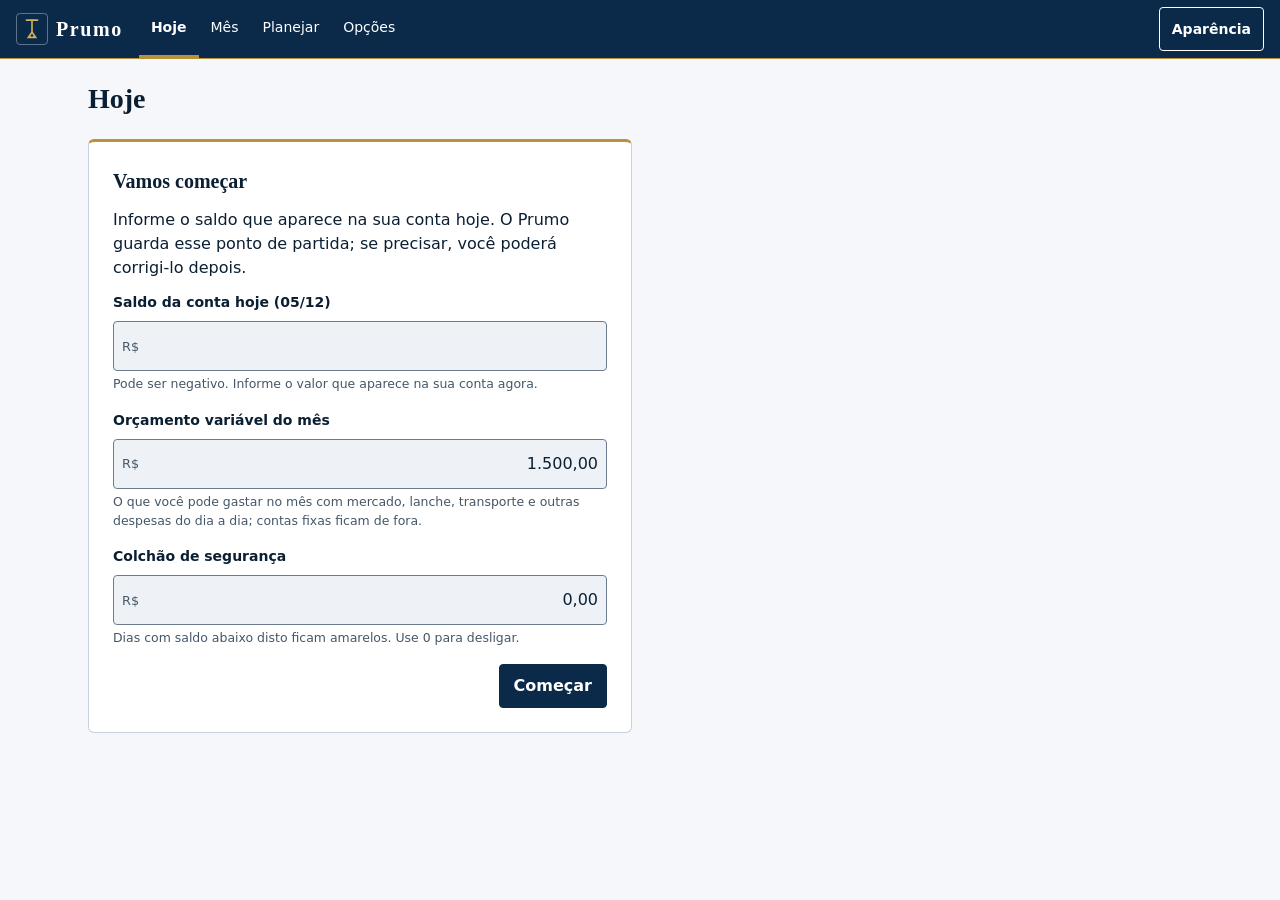
<file: index.html>
<!doctype html>
<html lang="pt-BR">
  <head>
    <meta charset="UTF-8" />
    <script src="./tema-inicial.js"></script>
    <link rel="icon" type="image/svg+xml" href="./icon-prumo.svg" />
    <link rel="manifest" href="./manifest.webmanifest" />
    <meta name="viewport" content="width=device-width, initial-scale=1.0, viewport-fit=cover" />
    <meta name="theme-color" content="#0B2A4A" media="(prefers-color-scheme: light)" />
    <meta name="theme-color" content="#0B2A4A" media="(prefers-color-scheme: dark)" />
    <meta name="mobile-web-app-capable" content="yes" />
    <meta name="apple-mobile-web-app-title" content="Prumo" />
    <title>Prumo</title>
    <meta name="description" content="Controle financeiro com saldo projetado dia a dia e simulador de liberdade financeira." />
    <meta name="robots" content="noindex" />
    <script type="module" crossorigin src="./assets/index-BHu2OmA6.js"></script>
    <link rel="modulepreload" crossorigin href="./assets/jsx-runtime-G0LVwMXR.js">
    <link rel="modulepreload" crossorigin href="./assets/useControle-DxKhxeTJ.js">
    <link rel="stylesheet" crossorigin href="./assets/index-D6zXqpPf.css">
  </head>
  <body>
    <div id="root"></div>
  </body>
</html>
</file>
<file: assets/index-D6zXqpPf.css>
:root{--lightningcss-light:initial;--lightningcss-dark: ;color-scheme:light;--bg:#f5f7fa;--surface:#fff;--surface-2:#eef2f7;--texto:#0b1f33;--muted:#455768;--borda:#c9d2dd;--borda-forte:#6b7c8e;--primaria:#0b2a4a;--on-primaria:#fff;--barra:#0b2a4a;--on-barra:#fff;--acento:#b8923a;--foco:#1a56db;--positivo:#0d6b3b;--negativo:#a31621;--atencao:#7a4b00;--info:#1b4f8a;--raio:.375rem;--raio-pequeno:.25rem;--espaco-1:.25rem;--espaco-2:.5rem;--espaco-3:.75rem;--espaco-4:1rem;--espaco-5:1.5rem;--espaco-6:2rem;--espaco-7:3rem;--fonte-xs:.75rem;--fonte-sm:.875rem;--fonte-base:1rem;--fonte-lg:1.125rem;--fonte-xl:1.25rem;--fonte-2xl:1.75rem;--fonte-texto:system-ui, -apple-system, BlinkMacSystemFont, "Segoe UI", sans-serif;--fonte-titulo:Georgia, "Times New Roman", serif;--surface2:var(--surface-2);--bg-grad:none;--hover:color-mix(in srgb, var(--texto) 7%, transparent);--c-base:var(--primaria);--on-base:var(--on-primaria);--c-pess:var(--negativo);--c-otim:var(--info);--c-sol:var(--atencao);--c-barco:var(--info);--c-aporte:var(--positivo);--ok:var(--positivo);--alerta:var(--negativo);--alerta-bg:color-mix(in srgb, var(--negativo) 10%, transparent);--sombra:none;--mov-entrada:var(--positivo);--mov-saida:var(--negativo);--mov-diario:var(--atencao);--mov-economia:var(--info)}@media (prefers-color-scheme:dark){:root:not([data-theme]){--lightningcss-light: ;--lightningcss-dark:initial;color-scheme:dark;--bg:#08121f;--surface:#0f1e30;--surface-2:#152840;--texto:#eaf0f7;--muted:#aebccb;--borda:#243a52;--borda-forte:#7c93ab;--primaria:#cfe0f5;--on-primaria:#08121f;--acento:#d2ae5a;--foco:#9cc2ff;--positivo:#5fd39a;--negativo:#ff8c93;--atencao:#f2c14e;--info:#8fbcef}}:root[data-theme=escuro]{--lightningcss-light: ;--lightningcss-dark:initial;color-scheme:dark;--bg:#08121f;--surface:#0f1e30;--surface-2:#152840;--texto:#eaf0f7;--muted:#aebccb;--borda:#243a52;--borda-forte:#7c93ab;--primaria:#cfe0f5;--on-primaria:#08121f;--acento:#d2ae5a;--foco:#9cc2ff;--positivo:#5fd39a;--negativo:#ff8c93;--atencao:#f2c14e;--info:#8fbcef}:root[data-theme=claro]{--lightningcss-light:initial;--lightningcss-dark: ;color-scheme:light}:root[data-texto="112.5"]{font-size:112.5%}:root[data-texto="125"]{font-size:125%}@media (prefers-contrast:more){:root,:root[data-theme=claro],:root[data-theme=escuro],:root:not([data-theme]){--muted:var(--texto);--borda:var(--texto);--borda-forte:var(--texto);--foco:var(--texto)}}*{box-sizing:border-box}html{-webkit-text-size-adjust:100%;scroll-behavior:smooth}body{background:var(--bg);min-height:100vh;color:var(--texto);font-family:var(--fonte-texto);font-size:var(--fonte-base);font-variant-numeric:tabular-nums;margin:0;line-height:1.5}h1,h2,h3,p{margin:0}h1,h2,h3{font-family:var(--fonte-titulo);font-weight:600}h1{font-size:var(--fonte-2xl)}h2{font-size:var(--fonte-xl)}th,.kpi-rotulo,.tile-rotulo,.total-rotulo{font-size:var(--fonte-xs);letter-spacing:.06em;text-transform:uppercase}button{font:inherit;color:inherit}input,select,textarea{max-width:100%}button,a,input,select,textarea,summary,label{touch-action:manipulation}:focus-visible{outline:3px solid var(--foco);outline-offset:2px}@media (prefers-reduced-motion:reduce){html{scroll-behavior:auto}*,:before,:after{scroll-behavior:auto!important;transition:none!important;animation:none!important}}@media (forced-colors:active){button,input,select,textarea,summary,dialog,[role=button]{forced-color-adjust:auto;border-color:canvastext}:focus-visible{outline:3px solid highlight}}.app{max-width:1400px;padding:clamp(var(--espaco-3), 2vw, var(--espaco-5)) clamp(var(--espaco-3), 2vw, var(--espaco-5)) var(--espaco-7);margin:0 auto}.pular-conteudo{top:var(--espaco-2);left:var(--espaco-2);z-index:30;background:var(--primaria);color:var(--on-primaria);border-radius:var(--raio-pequeno);border:1px solid;align-items:center;min-height:2.75rem;padding:.625rem .875rem;font-weight:700;display:flex;position:fixed;transform:translateY(-160%)}.pular-conteudo:focus-visible{transform:translateY(0)}.topo{gap:var(--espaco-4);margin-bottom:var(--espaco-4);padding-bottom:var(--espaco-4);border-bottom:1px solid var(--borda);flex-wrap:wrap;justify-content:space-between;align-items:center;display:flex}.marca{align-items:center;gap:12px;display:flex}.marca h1{letter-spacing:-.02em;font-size:1.7rem;line-height:1.1}.marca p{color:var(--muted);font-size:.95rem}.acoes{flex-wrap:wrap;gap:8px;display:flex}.btn{border:1px solid var(--borda-forte);border-radius:var(--raio-pequeno);cursor:pointer;background:0 0;justify-content:center;align-items:center;gap:.4375rem;min-height:2.75rem;padding:.5rem .875rem;transition:background .15s,border-color .15s;display:inline-flex}.btn:active{filter:brightness(.94)}.btn:hover{background:var(--surface-2);border-color:var(--borda-forte)}.btn.primario{background:var(--primaria);border-color:var(--primaria);color:var(--on-primaria);font-weight:600}.btn.primario:hover{filter:brightness(1.08)}.aviso-exemplo{background:var(--surface);border:1px dashed var(--borda);border-radius:var(--raio-pequeno);color:var(--muted);margin-bottom:16px;padding:10px 14px;font-size:.92rem}.aviso-sistema,.aviso-offline,.estado-calculo,.erro-calculo{border:1px solid var(--borda);border-radius:var(--raio-pequeno);justify-content:space-between;align-items:center;gap:12px;margin-bottom:14px;padding:10px 14px;display:flex}.aviso-sistema,.erro-calculo{background:var(--alerta-bg);border-color:var(--alerta)}.aviso-offline{background:var(--surface);border-color:var(--c-barco);color:var(--muted);justify-content:flex-start}.aviso-offline .icone-svg,.aviso-offline strong{color:var(--c-barco)}.estado-calculo{background:var(--surface);color:var(--muted);justify-content:flex-start;margin-bottom:0;font-size:.88rem}.spinner{border:2px solid var(--borda);border-top-color:var(--c-base);border-radius:50%;flex:none;width:18px;height:18px;animation:.8s linear infinite girar}@keyframes girar{to{transform:rotate(360deg)}}.aviso-exemplo strong{color:var(--c-sol)}.layout{grid-template-columns:340px minmax(0,1fr);align-items:start;gap:20px;display:grid}.resultados{flex-direction:column;gap:18px;min-width:0;scroll-margin-top:12px;display:flex}.painel{background:var(--surface);border:1px solid var(--borda);border-radius:var(--raio);max-height:calc(100vh - 24px);box-shadow:none;scrollbar-width:thin;padding:6px 14px 14px;scroll-margin-top:12px;position:sticky;top:12px;overflow-y:auto}.voltar-resultados{display:none}.modo-painel{border-bottom:1px solid var(--borda);flex-direction:column;gap:7px;padding:10px 0 12px;display:flex}.modo-painel-rotulo{color:var(--muted);letter-spacing:.04em;text-transform:uppercase;font-size:.78rem;font-weight:650}.modo-painel .seg{width:100%}.modo-painel .seg button{flex:1}.modo-painel p,.resumo-premissas-avancadas p{color:var(--muted);font-size:.78rem}.resumo-premissas-avancadas{border-bottom:1px solid var(--borda);align-items:flex-start;gap:9px;margin:8px 0;padding:10px 0;display:flex}.resumo-premissas-avancadas strong{color:var(--texto)}.secao{border-bottom:1px solid var(--borda);padding:4px 0}.secao:last-child{border-bottom:0}.secao summary{cursor:pointer;align-items:center;gap:8px;min-height:44px;padding:10px 0;font-weight:650;list-style:none;display:flex}.icone,.icone-svg{flex:none}.secao summary::-webkit-details-marker{display:none}.secao summary:after{content:"▾";color:var(--muted);margin-left:auto;transition:transform .15s}.secao:not([open]) summary:after{transform:rotate(-90deg)}.secao-corpo{flex-direction:column;gap:14px;padding:2px 0 14px;display:flex}.campo-topo{align-items:stretch;gap:var(--espaco-2);display:grid}.campo label{color:var(--texto);font-size:var(--fonte-sm);font-weight:600}.campo-entrada{background:var(--surface-2);border:1px solid var(--borda-forte);border-radius:var(--raio-pequeno);align-items:center;gap:4px;width:100%;padding:2px 8px;display:flex}.campo-entrada:focus-within{border-color:var(--foco)}.campo-entrada input{width:100%;min-width:0;color:var(--texto);font:inherit;text-align:right;background:0 0;border:0;min-height:44px;padding:8px 0}.campo-entrada input:focus{outline:none}.afixo{color:var(--muted);white-space:nowrap;font-size:.8rem}.texto{background:var(--surface-2);border:1px solid var(--borda-forte);border-radius:var(--raio-pequeno);color:var(--texto);font:inherit;width:100%;min-height:44px;padding:6px 10px}.slider{width:100%;height:44px;accent-color:var(--c-base);margin:2px 0 0}.ajuda{color:var(--muted);margin-top:4px;font-size:.78rem}.erro-campo{color:var(--negativo);font-size:var(--fonte-xs);margin-top:4px}.campo-entrada:has(input[aria-invalid=true]){border-color:var(--negativo)}.destaque-num{background:var(--surface-2);border-left:3px solid var(--c-sol);border-radius:var(--raio-pequeno);padding:10px 12px;font-size:.92rem}.destaque-num strong{color:var(--c-sol);font-size:1.1rem}.destaque-num span{color:var(--muted);font-size:.8rem}.estrategia-nota{color:var(--muted);background:var(--surface-2);border:1px solid var(--borda);border-radius:var(--raio-pequeno);align-items:flex-start;gap:9px;padding:10px 12px;font-size:.8rem;line-height:1.5;display:flex}.estrategia-nota .icone-svg{color:var(--c-base);margin-top:1px}.reserva-status{border:1px solid var(--borda);border-radius:var(--raio-pequeno);background:var(--surface-2);gap:7px;padding:10px 12px;display:grid}.reserva-status>div:first-child{color:var(--muted);justify-content:space-between;align-items:baseline;gap:12px;font-size:.8rem;display:flex}.reserva-status strong{color:var(--texto);font-size:.95rem}.reserva-status p{color:var(--muted);font-size:.78rem}.cenario{border-left:3px solid var(--borda);flex-direction:column;gap:10px;padding-left:10px;display:flex}.cen-pessimista{border-color:var(--c-pess)}.cen-base{border-color:var(--c-base)}.cen-otimista{border-color:var(--c-otim)}.extra{background:var(--surface-2);border-radius:var(--raio-pequeno);flex-direction:column;gap:10px;padding:10px;display:flex}.fase-card{background:var(--surface-2);border:1px solid var(--borda);border-left:3px solid var(--c-base);border-radius:var(--raio-pequeno);flex-direction:column;gap:10px;padding:12px;display:flex}.fase-despesa{border-left-color:var(--c-pess)}.fase-resumo{justify-content:space-between;align-items:baseline;gap:8px;font-size:.82rem;display:flex}.fase-resumo span,.estado-vazio{color:var(--muted)}.estado-vazio{border:1px dashed var(--borda);border-radius:var(--raio-pequeno);padding:10px 12px;font-size:.84rem;line-height:1.5}.link-perigo{color:var(--alerta);cursor:pointer;background:0 0;border:0;align-self:flex-start;min-height:44px;padding:8px 0;font-size:.85rem;text-decoration:underline}.interruptor{cursor:pointer;align-items:center;gap:10px;min-height:44px;font-size:.9rem;display:flex}.interruptor input{opacity:0;position:absolute}.trilho{background:var(--borda);border-radius:999px;flex:none;width:38px;height:22px;transition:background .15s;position:relative}.trilho:after{content:"";background:var(--on-primaria);border-radius:50%;width:16px;height:16px;transition:transform .15s;position:absolute;top:3px;left:3px}.interruptor input:checked+.trilho{background:var(--c-base)}.interruptor input:checked+.trilho:after{transform:translate(16px)}.interruptor input:focus-visible+.trilho{outline:2px solid var(--c-base);outline-offset:2px}.seg{background:var(--surface-2);border:1px solid var(--borda);border-radius:var(--raio-pequeno);flex-wrap:wrap;gap:2px;padding:3px;display:inline-flex}.seg button{border-radius:var(--raio-pequeno);cursor:pointer;color:var(--muted);background:0 0;border:0;min-height:44px;padding:6px 12px;font-size:.86rem}.seg button.on{background:var(--c-base);color:var(--on-base);font-weight:600}.visao{flex-wrap:wrap;gap:10px;display:flex}.cartao{background:var(--surface);border:1px solid var(--borda);border-top:3px solid var(--acento);border-radius:var(--raio);box-shadow:none;padding:16px}.diagnostico{border-top:4px solid var(--atencao);flex-direction:column;gap:18px;display:flex}.diagnostico.diag-saudavel{border-top-color:var(--ok)}.diagnostico.diag-critico{border-top-color:var(--alerta)}.diagnostico-topo{justify-content:space-between;align-items:flex-start;gap:18px;display:flex}.diagnostico-topo>div{flex-direction:column;gap:5px;display:flex}.diagnostico-topo h2{letter-spacing:-.02em;font-size:clamp(1.25rem,2.5vw,1.65rem)}.diagnostico-topo p:not(.sobretitulo),.recomendacoes-cabecalho p,.comparacao-corpo>p{color:var(--muted);font-size:.86rem}.sobretitulo{color:var(--c-base);letter-spacing:.06em;text-transform:uppercase;align-items:center;gap:7px;font-size:.78rem;font-weight:700;display:flex}.selo-diagnostico{color:var(--atencao);border:1px solid;border-radius:999px;flex:none;padding:6px 10px;font-size:.78rem;font-weight:700}.diagnostico-calculando{color:var(--muted);align-items:center;gap:8px;display:flex}.detalhes-sob-demanda{min-height:120px}.diag-saudavel .selo-diagnostico{color:var(--ok)}.diag-critico .selo-diagnostico{color:var(--alerta)}.checklist-plano{grid-template-columns:repeat(2,minmax(0,1fr));gap:8px 16px;margin:0;padding:0;list-style:none;display:grid}.checklist-plano li{color:var(--muted);align-items:flex-start;gap:8px;font-size:.86rem;display:flex}.checklist-plano li.ok .icone-svg{color:var(--ok)}.checklist-plano li.falha .icone-svg{color:var(--alerta)}.recomendacoes{border-top:1px solid var(--borda);flex-direction:column;gap:12px;padding-top:16px;display:flex}.recomendacoes-cabecalho{justify-content:space-between;align-items:baseline;gap:16px;display:flex}.recomendacoes-cabecalho h3{font-size:1rem}.recomendacoes-grade{grid-template-columns:repeat(auto-fit,minmax(220px,1fr));gap:10px;display:grid}.recomendacao{background:var(--surface-2);border:1px solid var(--borda);border-radius:var(--raio-pequeno);flex-direction:column;align-items:flex-start;gap:8px;min-width:0;padding:13px;display:flex}.recomendacao-tipo{color:var(--muted);letter-spacing:.04em;text-transform:uppercase;font-size:.75rem;font-weight:650}.recomendacao>strong{font-size:1.1rem}.recomendacao p{color:var(--muted);flex:1;font-size:.8rem}.recomendacao .btn{width:100%;font-size:.82rem}.recomendacao-acoes{flex-direction:column;gap:8px;width:100%;display:flex}.comparacao{border-top:1px solid var(--borda);padding-top:6px}.comparacao summary{cursor:pointer;align-items:center;gap:8px;min-height:44px;font-weight:650;display:flex}.comparacao-corpo{flex-direction:column;gap:12px;padding-top:4px;display:flex}.comparacao-acoes{flex-wrap:wrap;gap:8px;display:flex}.comparacao-tabela{border:1px solid var(--borda);border-radius:var(--raio-pequeno);flex-direction:column;display:flex;overflow:hidden}.comparacao-linha{border-top:1px solid var(--borda);grid-template-columns:minmax(150px,1.3fr) repeat(2,minmax(110px,.8fr));gap:10px;padding:9px 11px;font-size:.82rem;display:grid}.comparacao-linha:first-child{border-top:0}.comparacao-linha.cabecalho{color:var(--muted);background:var(--surface-2);font-size:.75rem;font-weight:650}.comparacao-linha strong{text-align:right}.kpis{grid-template-columns:repeat(auto-fit,minmax(220px,1fr));gap:12px;display:grid}.kpi{background:var(--surface);border:1px solid var(--borda);border-top:3px solid var(--acento);border-radius:var(--raio);box-shadow:none;flex-direction:column;gap:4px;padding:14px 16px;display:flex}.kpi-rotulo{color:var(--muted);align-items:center;gap:6px;font-size:.82rem;display:flex}.kpi-valor{letter-spacing:-.02em;font-size:1.55rem;line-height:1.15}.kpi-sub{color:var(--muted);font-size:.78rem}.kpi.ok .kpi-valor{color:var(--ok)}.kpi.atencao .kpi-valor{color:var(--atencao)}.kpi.alerta .kpi-valor{color:var(--alerta)}.marcos-secao{gap:var(--espaco-4);display:grid}.marcos-cabecalho{justify-content:space-between;align-items:flex-start;gap:var(--espaco-4);display:flex}.marcos-cabecalho>div{gap:var(--espaco-1);display:grid}.marcos-cabecalho p,.marcos-vazio,.editor-marcos-ajuda,.editor-marcos-vazio{color:var(--muted);font-size:var(--fonte-sm)}.marcos-grade{gap:var(--espaco-3);grid-template-columns:repeat(auto-fit,minmax(240px,1fr));display:grid}.marco-cartao{min-width:0;padding:var(--espaco-4);background:var(--surface-2);border:1px solid var(--borda);border-radius:var(--raio-pequeno)}.marco-cartao h3{margin-bottom:var(--espaco-3);font-size:var(--fonte-lg)}.marco-cartao ul{gap:var(--espaco-2);margin:0;padding:0;list-style:none;display:grid}.marco-cartao li{min-width:0;padding-left:var(--espaco-3);border-left:3px solid var(--borda-forte);gap:2px;display:grid}.marco-cartao li span{color:var(--muted);font-size:var(--fonte-xs);letter-spacing:.04em;text-transform:uppercase;font-weight:650}.marco-cartao li strong{overflow-wrap:anywhere;font-size:var(--fonte-sm)}.aviso-marcos{padding:var(--espaco-3);background:var(--atencao-bg);border:1px solid var(--atencao);border-radius:var(--raio-pequeno);font-size:var(--fonte-sm)}.editor-marcos-lista{gap:var(--espaco-3);display:grid}.editor-marco-linha{align-items:end;gap:var(--espaco-3);padding-bottom:var(--espaco-3);border-bottom:1px solid var(--borda);grid-template-columns:minmax(0,1fr) auto;display:grid}.editor-marco-campo{gap:var(--espaco-2);min-width:0;display:grid}.editor-marco-campo label{font-size:var(--fonte-sm);font-weight:600}.editor-marco-entrada{align-items:center;gap:var(--espaco-2);min-width:0;padding:0 var(--espaco-3);background:var(--surface-2);border:1px solid var(--borda-forte);border-radius:var(--raio-pequeno);display:flex}.editor-marco-entrada:focus-within{border-color:var(--foco)}.editor-marco-entrada:has(input[aria-invalid=true]){border-color:var(--negativo)}.editor-marco-entrada span{color:var(--muted);font-size:var(--fonte-sm)}.editor-marco-entrada input{width:100%;min-width:0;min-height:44px;padding:var(--espaco-2) 0;color:var(--texto);font:inherit;text-align:right;background:0 0;border:0}.editor-marco-entrada input:focus{outline:none}.editor-marcos-acoes{justify-content:flex-end;gap:var(--espaco-2);padding-top:var(--espaco-2);border-top:1px solid var(--borda);flex-wrap:wrap;display:flex}.editor-marcos .btn:disabled{cursor:not-allowed;opacity:.5}.metas{grid-template-columns:repeat(auto-fit,minmax(300px,1fr));gap:12px;display:grid}.meta{flex-direction:column;gap:8px;display:flex}.meta h3{align-items:center;gap:7px;font-size:1rem;display:flex}.meta-num{letter-spacing:-.02em;color:var(--c-sol);font-size:2rem;font-weight:700}.meta-legenda{color:var(--muted);font-size:.82rem}.destaque-probabilidade{background:var(--surface-2);border-radius:var(--raio-pequeno);padding:8px 10px}.destaque-probabilidade strong{color:var(--texto)}.barra{background:var(--surface-2);border-radius:999px;height:10px;overflow:hidden}.barra span{background:var(--primaria);border-radius:999px;height:100%;display:block}.chips{flex-wrap:wrap;gap:8px;margin:4px 0 0;padding:0;list-style:none;display:flex}.chip{border:1px solid var(--borda);border-radius:var(--raio-pequeno);color:var(--muted);border-left-width:4px;flex-direction:column;padding:6px 10px;font-size:.78rem;display:flex}.chip b{color:var(--texto);font-size:.88rem}.alerta-metas{background:var(--alerta-bg);border:1px solid var(--alerta);border-radius:var(--raio);grid-template-columns:minmax(220px,.7fr) minmax(280px,1.3fr);gap:16px;padding:14px 16px;display:grid}.alerta-metas h3{font-size:1rem}.alerta-metas p,.alerta-metas li{color:var(--muted);font-size:.84rem}.alerta-metas ul{margin:0;padding-left:20px}.alerta-metas strong{color:var(--texto)}.grafico header{margin-bottom:10px}.grafico h3{font-size:1.05rem}.grafico header p{color:var(--muted);margin-top:2px;font-size:.84rem}.alt-grande{height:380px}.alt-medio{height:320px}.alt-pequeno{height:230px}.carregando-wrap{position:relative}.carregando-detalhes{min-height:320px;color:var(--muted);background:var(--surface);border:1px solid var(--borda);border-radius:var(--raio);place-items:center;display:grid}.calculando{z-index:2;background:var(--surface-2);border:1px solid var(--borda);color:var(--muted);border-radius:999px;padding:2px 10px;font-size:.75rem;position:absolute;top:0;right:8px}.legenda{color:var(--muted);flex-wrap:wrap;gap:14px;margin:8px 0 0;padding:0;font-size:.82rem;list-style:none;display:flex}.legenda li{align-items:center;gap:6px;display:flex}.bolinha{border-radius:50%;flex:none;width:10px;height:10px;display:inline-block}.tip{background:var(--surface);border:1px solid var(--borda);border-radius:var(--raio-pequeno);box-shadow:none;flex-direction:column;gap:4px;min-width:190px;padding:10px 12px;font-size:.82rem;display:flex}.tip-linha{align-items:center;gap:6px;display:flex}.tip-linha b{margin-left:auto;padding-left:12px}.tip em{color:var(--muted);font-size:.72rem}.tabela summary{cursor:pointer;align-items:center;min-height:44px;font-weight:650;display:flex}.tabela-barra{flex-wrap:wrap;justify-content:space-between;align-items:center;gap:10px;margin:12px 0 4px;display:flex}.tabela-rolagem{border:1px solid var(--borda);border-radius:var(--raio-pequeno);max-height:420px;margin-top:8px;overflow:auto}table{border-collapse:collapse;font-variant-numeric:tabular-nums;width:100%;font-size:.84rem}th,td{text-align:right;white-space:nowrap;padding:7px 10px}th:first-child,td:first-child,th:nth-child(2),td:nth-child(2){text-align:left}thead th{background:var(--surface-2);color:var(--muted);font-weight:600;position:sticky;top:0}tbody tr:nth-child(2n){background:var(--hover)}tr.marca td{color:var(--c-sol);font-weight:650}.rodape{color:var(--muted);border-top:1px solid var(--borda);flex-direction:column;gap:6px;margin-top:28px;padding-top:16px;font-size:.8rem;display:flex}.selo-validacao-textos{width:fit-content;max-width:100%;color:var(--texto);background:var(--surface-2);border-radius:var(--raio-pequeno);font-size:var(--fonte-sm);overflow-wrap:anywhere;border:1px solid;padding:4px 8px;font-weight:650;line-height:1.4;display:inline-flex}.linha-icone{align-items:center;gap:6px;display:flex}.sr-only{clip:rect(0, 0, 0, 0)!important;white-space:nowrap!important;border:0!important;width:1px!important;height:1px!important;margin:-1px!important;padding:0!important;position:absolute!important;overflow:hidden!important}@media (width<=960px){.layout{grid-template-columns:1fr}.painel{max-height:none;position:static}.voltar-resultados{z-index:20;box-shadow:none;justify-content:center;margin:2px 0 6px;text-decoration:none;display:flex;position:sticky;top:8px}.alt-grande{height:320px}}@media (width<=520px){.app{padding:14px 12px 40px}.kpi-valor{font-size:1.35rem}.kpis,.metas,.marcos-grade{grid-template-columns:minmax(0,1fr)}.marcos-cabecalho{flex-direction:column}.marcos-cabecalho .btn{width:100%}.editor-marco-linha{grid-template-columns:minmax(0,1fr)}.editor-marco-linha>.btn{width:100%}.alerta-metas{grid-template-columns:1fr}.diagnostico-topo,.recomendacoes-cabecalho{flex-direction:column;align-items:flex-start}.checklist-plano{grid-template-columns:1fr}.comparacao-tabela{overflow-x:auto}.comparacao-linha{min-width:480px}.campo-topo{flex-wrap:wrap;align-items:flex-start}.campo-entrada,.texto{margin-left:auto}.fase-resumo{flex-direction:column;align-items:flex-start}.campo-entrada input,.texto{font-size:1rem}.aviso-sistema,.erro-calculo{flex-direction:column;align-items:stretch}.alt-grande,.alt-medio{height:280px}}@media (prefers-reduced-motion:reduce){html{scroll-behavior:auto}*{transition:none!important;animation:none!important}}.escala{color:var(--muted);cursor:pointer;accent-color:var(--c-base);align-items:center;gap:6px;min-height:44px;margin-bottom:6px;font-size:.8rem;display:inline-flex}.ir-premissas{display:none}@media (width<=960px){.resultados{order:-1}.ir-premissas{display:inline-flex}}:root{--altura-menu:3.625rem}.prumo-shell{min-width:0;min-height:100vh}.barra-superior{z-index:20;color:var(--on-barra);background:var(--barra);border-bottom:1px solid var(--acento);padding-top:env(safe-area-inset-top,0px);position:sticky;top:0}.barra-superior-interno{width:100%;max-width:90rem;min-height:var(--altura-menu);padding:0 var(--espaco-4);grid-template-columns:auto minmax(0,1fr) auto;align-items:stretch;margin:0 auto;display:grid}.menu-marca{align-self:center;align-items:center;gap:var(--espaco-2);min-height:2.75rem;color:inherit;font-family:var(--fonte-titulo);font-size:var(--fonte-xl);letter-spacing:.08em;font-weight:600;text-decoration:none;display:inline-flex}.menu-marca img{border:1px solid color-mix(in srgb, var(--on-barra) 35%, transparent);border-radius:var(--raio-pequeno);width:2rem;height:2rem}.menu-principal{min-width:0;margin:0 var(--espaco-4);scrollbar-width:thin;overflow-x:auto}.menu-lista{width:max-content;height:100%;margin:0;padding:0;list-style:none;display:flex}.menu-lista li{display:flex}.menu-lista a{min-height:2.75rem;padding:0 var(--espaco-3);color:inherit;font-size:var(--fonte-sm);white-space:nowrap;border-bottom:.1875rem solid #0000;align-items:center;text-decoration:none;display:flex}.menu-lista a:hover{background:color-mix(in srgb, var(--on-barra) 10%, transparent)}.menu-lista a[aria-current=page]{border-bottom-color:var(--acento);font-weight:700}.barra-superior :focus-visible{outline-color:var(--on-barra)}.botao-aparencia,.aparencia-fechar{min-height:2.75rem;padding:var(--espaco-2) var(--espaco-3);color:inherit;border-radius:var(--raio-pequeno);cursor:pointer;font:inherit;font-size:var(--fonte-sm);background:0 0;border:1px solid;align-self:center;font-weight:650}.botao-aparencia:hover{background:color-mix(in srgb, var(--on-barra) 10%, transparent)}.conteudo-principal{min-width:0;scroll-margin-top:calc(var(--altura-menu) + var(--espaco-2));padding-bottom:env(safe-area-inset-bottom,0px)}.pagina-simples{gap:var(--espaco-3);max-width:40rem;padding:var(--espaco-6) var(--espaco-4);margin:0 auto;display:grid}.pagina-simples a{color:var(--info)}.pagina-simples-aviso{color:var(--muted)}.painel-aparencia{width:min(30rem,100vw - 2rem);max-height:calc(100vh - 2rem);color:var(--texto);background:var(--surface);border:1px solid var(--borda-forte);border-radius:var(--raio);padding:0}.painel-aparencia::backdrop{background:color-mix(in srgb, var(--barra) 65%, transparent)}.painel-aparencia form,.painel-aparencia fieldset{gap:var(--espaco-4);display:grid}.painel-aparencia form{padding:var(--espaco-5)}.painel-aparencia header{justify-content:space-between;align-items:flex-start;gap:var(--espaco-4);padding-bottom:var(--espaco-4);border-bottom:1px solid var(--borda);display:flex}.painel-aparencia header>div{gap:var(--espaco-1);display:grid}.painel-aparencia header p{color:var(--muted);font-size:var(--fonte-sm)}.aparencia-fechar{color:var(--texto);border-color:var(--borda-forte);flex:none}.painel-aparencia fieldset{border:0;min-width:0;margin:0;padding:0}.painel-aparencia legend{margin-bottom:var(--espaco-2);color:var(--muted);font-size:var(--fonte-xs);letter-spacing:.06em;text-transform:uppercase;font-weight:700}.opcoes-tema,.opcoes-texto{gap:var(--espaco-2);grid-template-columns:repeat(3,minmax(0,1fr));display:grid}.opcoes-tema label{min-height:2.75rem;padding:var(--espaco-2);border:1px solid var(--borda-forte);border-radius:var(--raio-pequeno);cursor:pointer;font-size:var(--fonte-sm);text-align:center;justify-content:center;align-items:center;display:flex;position:relative}.opcoes-tema label:has(input:checked){color:var(--on-primaria);background:var(--primaria);border-color:var(--primaria)}.opcoes-tema input{opacity:0;width:1px;height:1px;position:absolute}.opcoes-tema label:has(input:focus-visible){outline:3px solid var(--foco);outline-offset:2px}.opcoes-texto button{min-height:3.5rem;padding:var(--espaco-2);color:var(--texto);background:var(--surface-2);border:1px solid var(--borda-forte);border-radius:var(--raio-pequeno);cursor:pointer;font:inherit;place-items:center;display:grid}.opcoes-texto button[aria-pressed=true]{color:var(--on-primaria);background:var(--primaria);border-color:var(--primaria)}.opcoes-texto strong{font-size:var(--fonte-lg)}.opcoes-texto span{font-size:var(--fonte-xs)}.subnav ul{gap:var(--espaco-2);padding:var(--espaco-3) var(--espaco-4) 0;scrollbar-width:thin;margin:0;list-style:none;display:flex;overflow-x:auto}.subnav li{display:flex}.subnav a{min-height:2.75rem;padding:0 var(--espaco-3);color:var(--texto);border:1px solid var(--borda-forte);font-size:var(--fonte-sm);white-space:nowrap;border-radius:999px;align-items:center;text-decoration:none;display:flex}.subnav a[aria-current=page]{background:color-mix(in srgb, var(--acento) 16%, var(--surface));border-color:var(--acento);font-weight:700}@media (width<=43.75rem){:root{--altura-nav-inferior:3.75rem}.barra-superior-interno{padding:0 var(--espaco-3);grid-template-columns:minmax(0,1fr) auto}.menu-principal{z-index:25;color:var(--on-barra);background:var(--barra);border-top:1px solid var(--acento);padding-bottom:env(safe-area-inset-bottom,0px);margin:0;position:fixed;inset:auto 0 0;overflow:visible}.menu-lista{grid-template-columns:repeat(4,minmax(0,1fr));width:100%;display:grid}.menu-lista a{width:100%;min-height:var(--altura-nav-inferior);font-size:var(--fonte-sm);border-top:.1875rem solid #0000;border-bottom:0;justify-content:center;padding:0}.menu-lista a[aria-current=page]{border-top-color:var(--acento);border-bottom-color:#0000}.conteudo-principal{padding-bottom:calc(var(--altura-nav-inferior) + env(safe-area-inset-bottom,0px) + var(--espaco-4))}.subnav ul{padding-inline:var(--espaco-3)}}@media (width<=25rem){.painel-aparencia form{padding:var(--espaco-4)}.opcoes-tema{grid-template-columns:1fr}}@media (forced-colors:active){.barra-superior,.menu-lista a[aria-current=page],.menu-marca img{border-color:highlight}.opcoes-texto button[aria-pressed=true]{color:highlighttext;background:highlight}.opcoes-tema label:has(input:checked){color:highlighttext;background:highlight}}.aviso-atualizacao{align-items:center;gap:var(--espaco-2);padding:var(--espaco-2) var(--espaco-3);margin-bottom:var(--espaco-3);background:var(--surface);border:1px solid var(--borda-forte);border-radius:var(--raio-pequeno);flex-wrap:wrap;display:flex}.aviso-atualizacao>span{overflow-wrap:anywhere;flex:12rem;min-width:0}.dialogo{width:min(520px,100vw - 24px);max-height:calc(100dvh - 24px - env(safe-area-inset-top,0px) - env(safe-area-inset-bottom,0px));background:var(--surface);color:var(--texto);border:1px solid var(--borda-forte);border-radius:var(--raio);box-shadow:none;margin-top:calc(12px + env(safe-area-inset-top,0px));margin-bottom:calc(12px + env(safe-area-inset-bottom,0px));padding:0;overflow:auto}.dialogo::backdrop{background:color-mix(in srgb, var(--barra) 65%, transparent)}.dialogo-corpo{gap:0;display:grid}.dialogo-topo{justify-content:space-between;align-items:center;gap:var(--espaco-3);padding:var(--espaco-4) var(--espaco-5);border-bottom:1px solid var(--borda);display:flex}.dialogo-topo h2{font-size:var(--fonte-xl)}.dialogo-conteudo{gap:var(--espaco-4);min-width:0;padding:var(--espaco-5);display:grid}@media (width<=640px){.dialogo-topo,.dialogo-conteudo{padding:var(--espaco-4)}}
</file>
